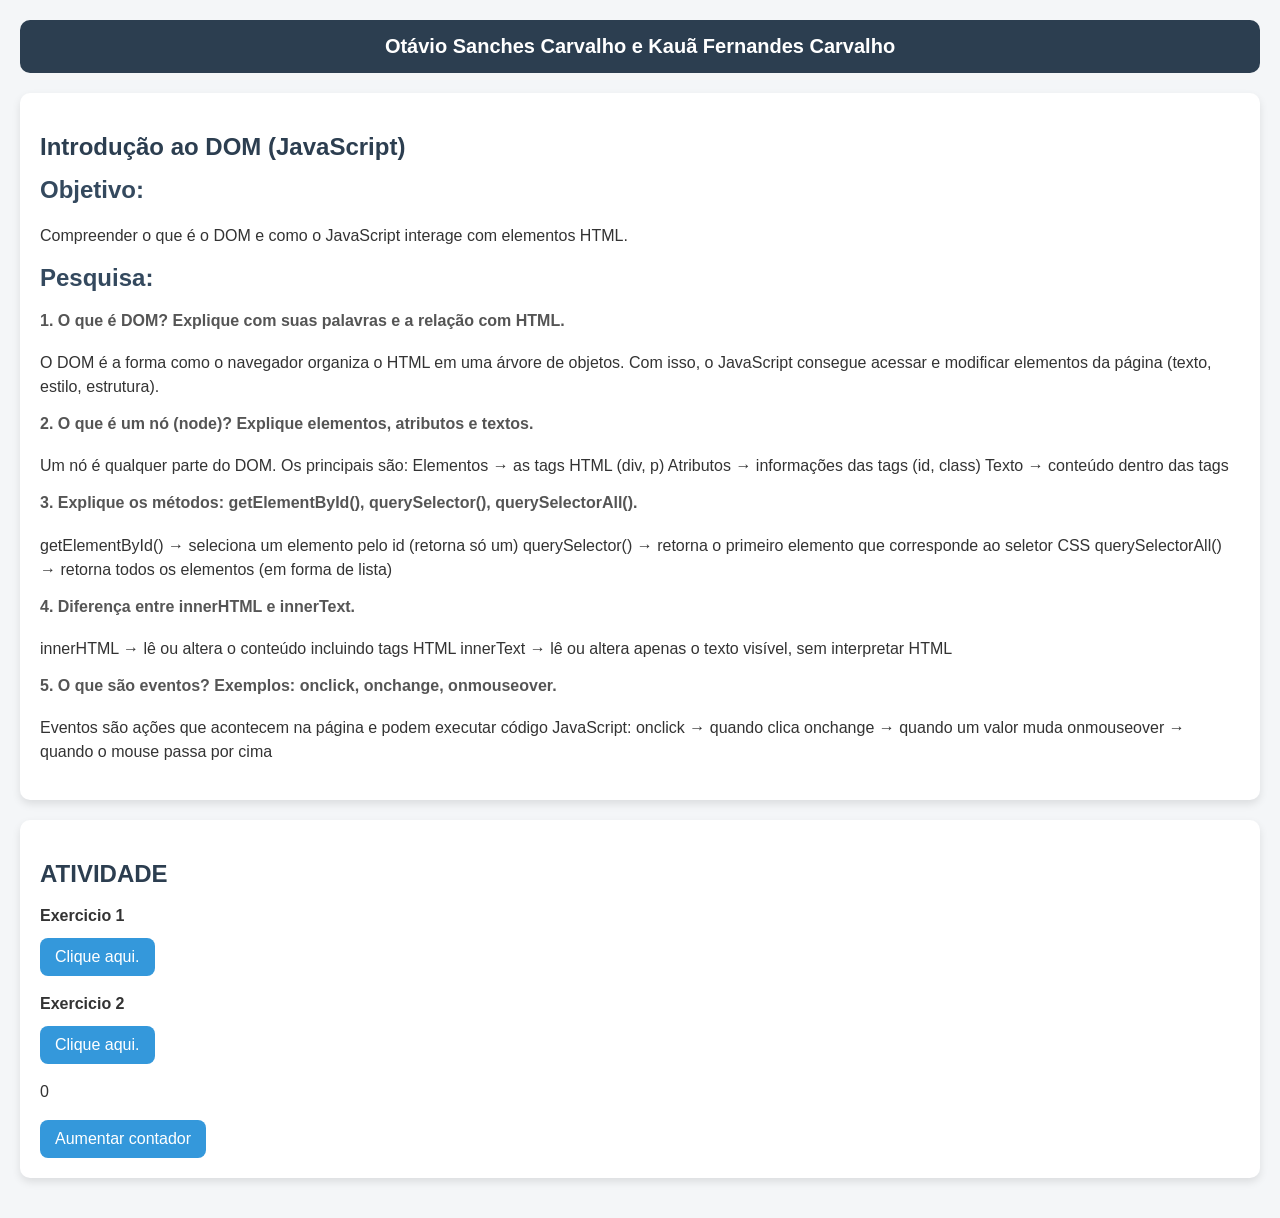
<file: atividade/index.html>
<!DOCTYPE html>
<html lang="pt-br">

<head>
    <meta charset="UTF-8">
    <meta name="viewport" content="width=device-width, initial-scale=1.0">
    <link rel="stylesheet" href="style.css">
    <title>ATIVIDADE</title>
</head>

<body>
    <header>
        <h1>Otávio Sanches Carvalho e Kauã Fernandes Carvalho</h1>
    </header>
    <section class="pergunta">
        <h1>Introdução ao DOM (JavaScript)</h1>
        <h2>Objetivo:</h2>
        <p>Compreender o que é o DOM e como o JavaScript interage com elementos HTML.</p>

        <h2>Pesquisa:</h2>
        <h4>1. O que é DOM? Explique com suas palavras e a relação com HTML.</h4>
        <p>O DOM é a forma como o navegador organiza o HTML em uma árvore de objetos. Com isso, o JavaScript consegue
            acessar e modificar elementos da página (texto, estilo, estrutura).</p>
        <h4>2. O que é um nó (node)? Explique elementos, atributos e textos.</h4>
        <p>Um nó é qualquer parte do DOM. Os principais são:
            Elementos → as tags HTML (div, p)
            Atributos → informações das tags (id, class)
            Texto → conteúdo dentro das tags</p>
        <h4>3. Explique os métodos: getElementById(), querySelector(), querySelectorAll().</h4>
        <p>getElementById() → seleciona um elemento pelo id (retorna só um)
            querySelector() → retorna o primeiro elemento que corresponde ao seletor CSS
            querySelectorAll() → retorna todos os elementos (em forma de lista)</p>
        <h4>4. Diferença entre innerHTML e innerText.</h4>
        <p>innerHTML → lê ou altera o conteúdo incluindo tags HTML
            innerText → lê ou altera apenas o texto visível, sem interpretar HTML</p>
        <h4>5. O que são eventos? Exemplos: onclick, onchange, onmouseover.</h4>
        <p>Eventos são ações que acontecem na página e podem executar código JavaScript:

            onclick → quando clica
            onchange → quando um valor muda
            onmouseover → quando o mouse passa por cima</p>
    </section>
    <section class="pratica">
        <h1>ATIVIDADE</h1>
        <p id="texto">Exercicio 1</p>
        <button onclick="mudarTexto()">Clique aqui.</button>
        <p id="texto">Exercicio 2</p>
        <button onclick="mudarFundo()">Clique aqui.</button>
        <p id="contador">0</p>
        <button onclick="aumentarContador()">Aumentar contador</button>
    </section>

</body>
<script src="script.js"></script>

</html>
</file>
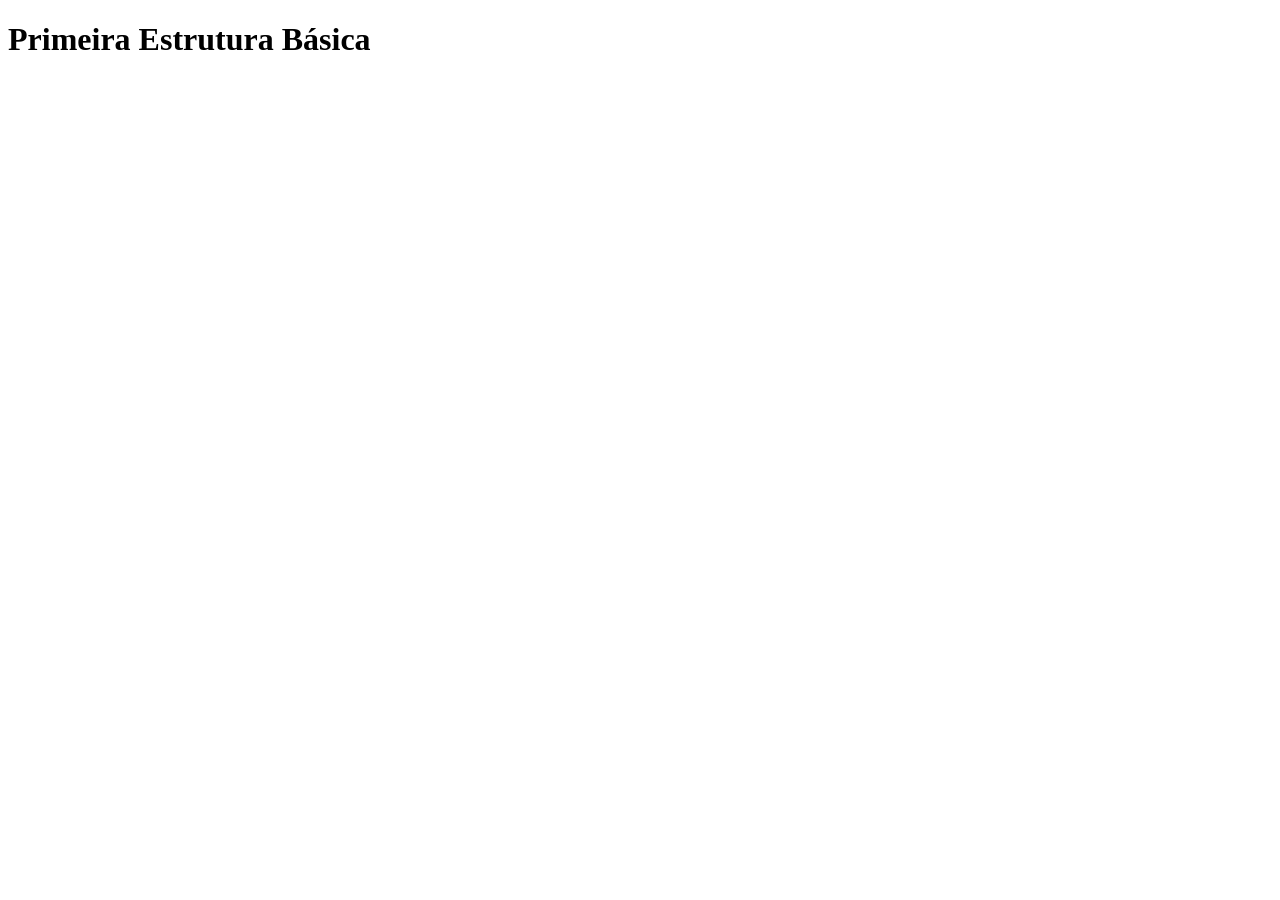
<file: aula1/index.html>
<!DOCTYPE html>
<html lang="pt-br">
<head>
    <meta charset="UTF-8">
    <meta name="viewport" content="width=device-width, initial-scale=1.0">
    <title>Document</title>
    <script src="scrip.js"></script>
</head>
<body>
    <h1>Primeira Estrutura Básica</h1>
</body>
</html>
</file>
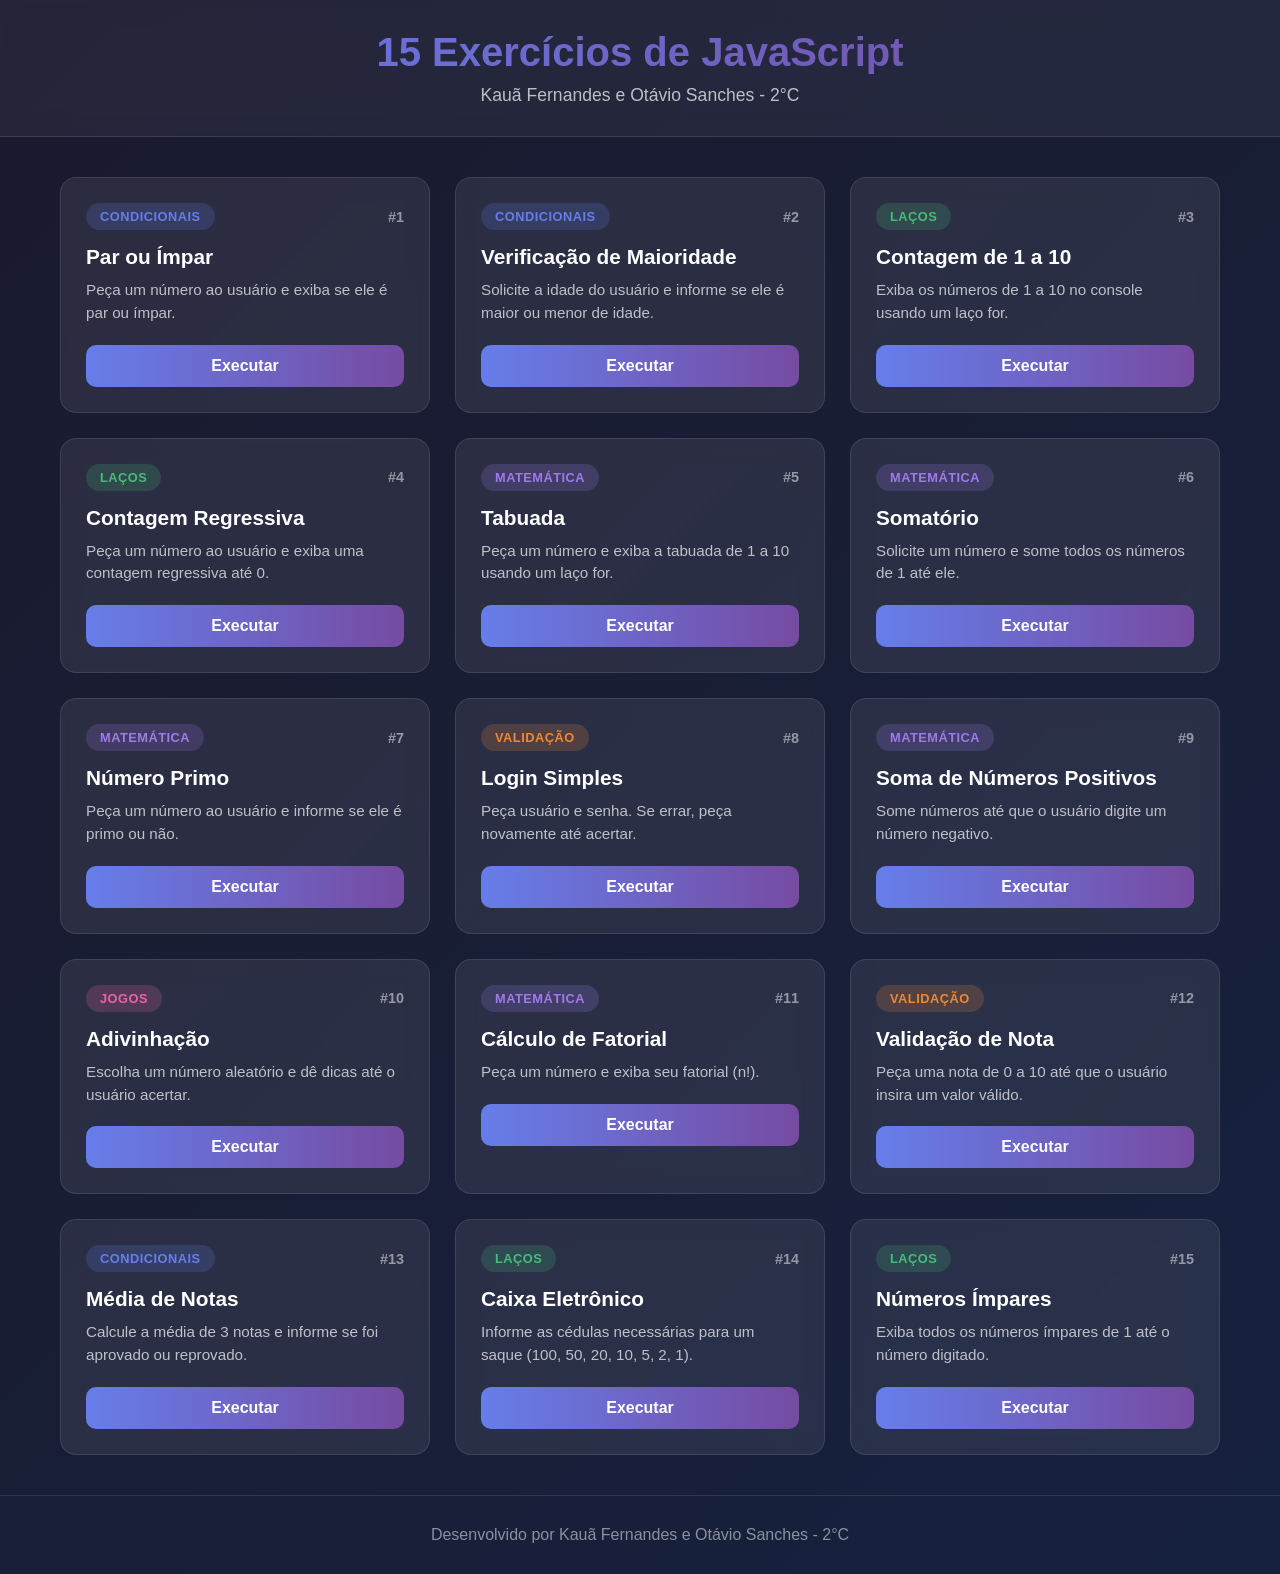
<file: site/index.html>
<!DOCTYPE html>
<html lang="pt-BR">
<head>
    <meta charset="UTF-8">
    <meta name="viewport" content="width=device-width, initial-scale=1.0">
    <title>15 Exercícios de JavaScript</title>
    <link rel="stylesheet" href="assets/css/main.css">
</head>
<body>
    <header class="header">
        <div class="container">
            <h1>15 Exercícios de JavaScript</h1>
            <p>Kauã Fernandes e Otávio Sanches - 2°C</p>
        </div>
    </header>

    <main class="container">
        <div class="cards-grid">
            <div class="card" onclick="ex1()">
                <div class="card-header">
                    <span class="badge badge-blue">Condicionais</span>
                    <span class="card-number">#1</span>
                </div>
                <h3 class="card-title">Par ou Ímpar</h3>
                <p class="card-description">Peça um número ao usuário e exiba se ele é par ou ímpar.</p>
                <button class="btn" onclick="event.stopPropagation(); ex1()">Executar</button>
            </div>

            <div class="card" onclick="ex2()">
                <div class="card-header">
                    <span class="badge badge-blue">Condicionais</span>
                    <span class="card-number">#2</span>
                </div>
                <h3 class="card-title">Verificação de Maioridade</h3>
                <p class="card-description">Solicite a idade do usuário e informe se ele é maior ou menor de idade.</p>
                <button class="btn" onclick="event.stopPropagation(); ex2()">Executar</button>
            </div>

            <div class="card" onclick="ex3()">
                <div class="card-header">
                    <span class="badge badge-green">Laços</span>
                    <span class="card-number">#3</span>
                </div>
                <h3 class="card-title">Contagem de 1 a 10</h3>
                <p class="card-description">Exiba os números de 1 a 10 no console usando um laço for.</p>
                <button class="btn" onclick="event.stopPropagation(); ex3()">Executar</button>
            </div>

            <div class="card" onclick="ex4()">
                <div class="card-header">
                    <span class="badge badge-green">Laços</span>
                    <span class="card-number">#4</span>
                </div>
                <h3 class="card-title">Contagem Regressiva</h3>
                <p class="card-description">Peça um número ao usuário e exiba uma contagem regressiva até 0.</p>
                <button class="btn" onclick="event.stopPropagation(); ex4()">Executar</button>
            </div>

            <div class="card" onclick="ex5()">
                <div class="card-header">
                    <span class="badge badge-purple">Matemática</span>
                    <span class="card-number">#5</span>
                </div>
                <h3 class="card-title">Tabuada</h3>
                <p class="card-description">Peça um número e exiba a tabuada de 1 a 10 usando um laço for.</p>
                <button class="btn" onclick="event.stopPropagation(); ex5()">Executar</button>
            </div>

            <div class="card" onclick="ex6()">
                <div class="card-header">
                    <span class="badge badge-purple">Matemática</span>
                    <span class="card-number">#6</span>
                </div>
                <h3 class="card-title">Somatório</h3>
                <p class="card-description">Solicite um número e some todos os números de 1 até ele.</p>
                <button class="btn" onclick="event.stopPropagation(); ex6()">Executar</button>
            </div>

            <div class="card" onclick="ex7()">
                <div class="card-header">
                    <span class="badge badge-purple">Matemática</span>
                    <span class="card-number">#7</span>
                </div>
                <h3 class="card-title">Número Primo</h3>
                <p class="card-description">Peça um número ao usuário e informe se ele é primo ou não.</p>
                <button class="btn" onclick="event.stopPropagation(); ex7()">Executar</button>
            </div>

            <div class="card" onclick="ex8()">
                <div class="card-header">
                    <span class="badge badge-orange">Validação</span>
                    <span class="card-number">#8</span>
                </div>
                <h3 class="card-title">Login Simples</h3>
                <p class="card-description">Peça usuário e senha. Se errar, peça novamente até acertar.</p>
                <button class="btn" onclick="event.stopPropagation(); ex8()">Executar</button>
            </div>

            <div class="card" onclick="ex9()">
                <div class="card-header">
                    <span class="badge badge-purple">Matemática</span>
                    <span class="card-number">#9</span>
                </div>
                <h3 class="card-title">Soma de Números Positivos</h3>
                <p class="card-description">Some números até que o usuário digite um número negativo.</p>
                <button class="btn" onclick="event.stopPropagation(); ex9()">Executar</button>
            </div>

            <div class="card" onclick="ex10()">
                <div class="card-header">
                    <span class="badge badge-pink">Jogos</span>
                    <span class="card-number">#10</span>
                </div>
                <h3 class="card-title">Adivinhação</h3>
                <p class="card-description">Escolha um número aleatório e dê dicas até o usuário acertar.</p>
                <button class="btn" onclick="event.stopPropagation(); ex10()">Executar</button>
            </div>

            <div class="card" onclick="ex11()">
                <div class="card-header">
                    <span class="badge badge-purple">Matemática</span>
                    <span class="card-number">#11</span>
                </div>
                <h3 class="card-title">Cálculo de Fatorial</h3>
                <p class="card-description">Peça um número e exiba seu fatorial (n!).</p>
                <button class="btn" onclick="event.stopPropagation(); ex11()">Executar</button>
            </div>

            <div class="card" onclick="ex12()">
                <div class="card-header">
                    <span class="badge badge-orange">Validação</span>
                    <span class="card-number">#12</span>
                </div>
                <h3 class="card-title">Validação de Nota</h3>
                <p class="card-description">Peça uma nota de 0 a 10 até que o usuário insira um valor válido.</p>
                <button class="btn" onclick="event.stopPropagation(); ex12()">Executar</button>
            </div>

            <div class="card" onclick="ex13()">
                <div class="card-header">
                    <span class="badge badge-blue">Condicionais</span>
                    <span class="card-number">#13</span>
                </div>
                <h3 class="card-title">Média de Notas</h3>
                <p class="card-description">Calcule a média de 3 notas e informe se foi aprovado ou reprovado.</p>
                <button class="btn" onclick="event.stopPropagation(); ex13()">Executar</button>
            </div>

            <div class="card" onclick="ex14()">
                <div class="card-header">
                    <span class="badge badge-green">Laços</span>
                    <span class="card-number">#14</span>
                </div>
                <h3 class="card-title">Caixa Eletrônico</h3>
                <p class="card-description">Informe as cédulas necessárias para um saque (100, 50, 20, 10, 5, 2, 1).</p>
                <button class="btn" onclick="event.stopPropagation(); ex14()">Executar</button>
            </div>

            <div class="card" onclick="ex15()">
                <div class="card-header">
                    <span class="badge badge-green">Laços</span>
                    <span class="card-number">#15</span>
                </div>
                <h3 class="card-title">Números Ímpares</h3>
                <p class="card-description">Exiba todos os números ímpares de 1 até o número digitado.</p>
                <button class="btn" onclick="event.stopPropagation(); ex15()">Executar</button>
            </div>
        </div>
    </main>

    <footer class="footer">
        <p>Desenvolvido por Kauã Fernandes e Otávio Sanches - 2°C</p>
    </footer>

    <script src="assets/js/main.js"></script>
</body>
</html>
</file>
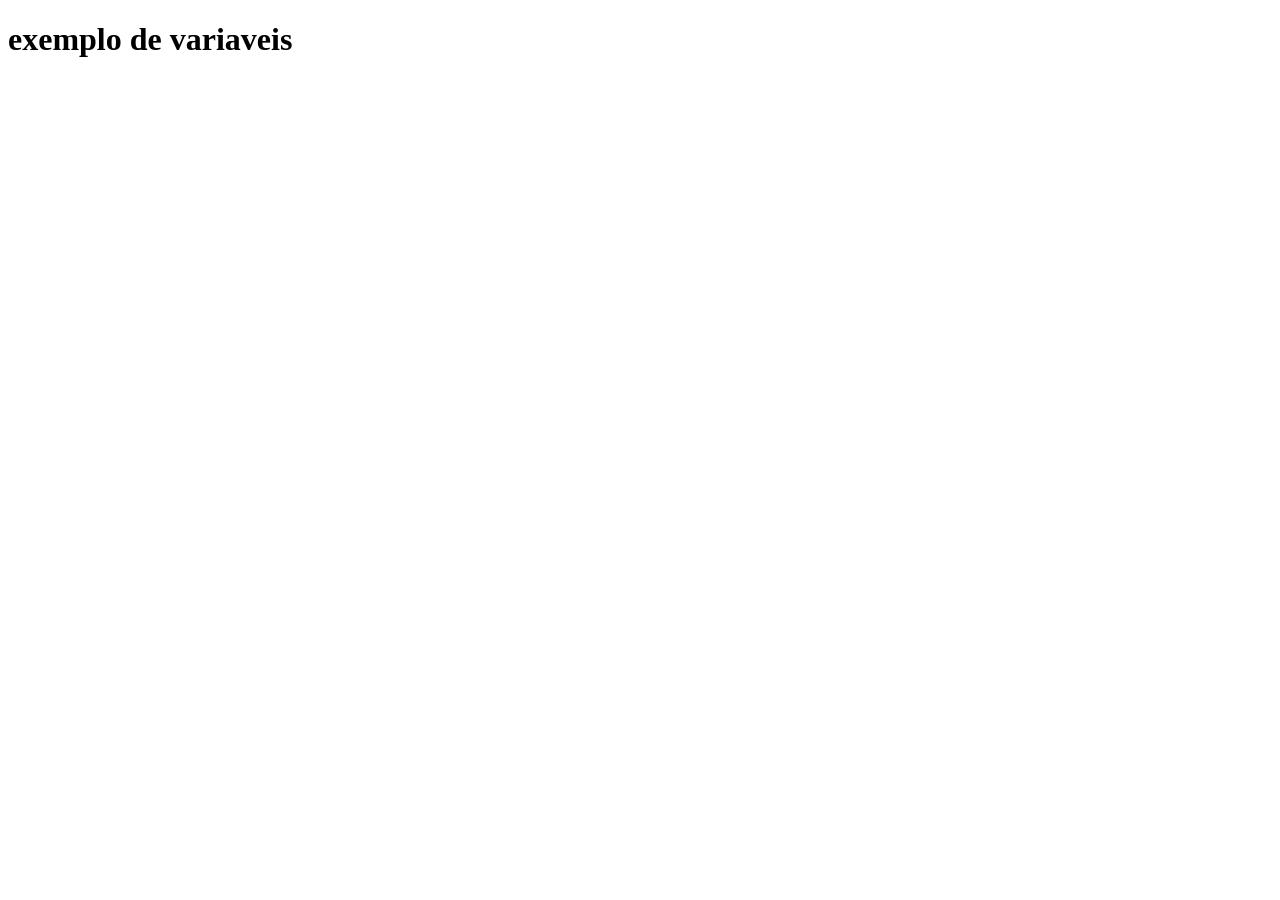
<file: aula1/exemplovariavel.html>
<!DOCTYPE html>
<html lang="en">
<head>
    <meta charset="UTF-8">
    <meta name="viewport" content="width=device-width, initial-scale=1.0">
    <title>Document</title>
    <script src="variaveis.js"></script>
</head>
<body>
    <h1>exemplo de variaveis</h1>
    
</body>
</html>
</file>
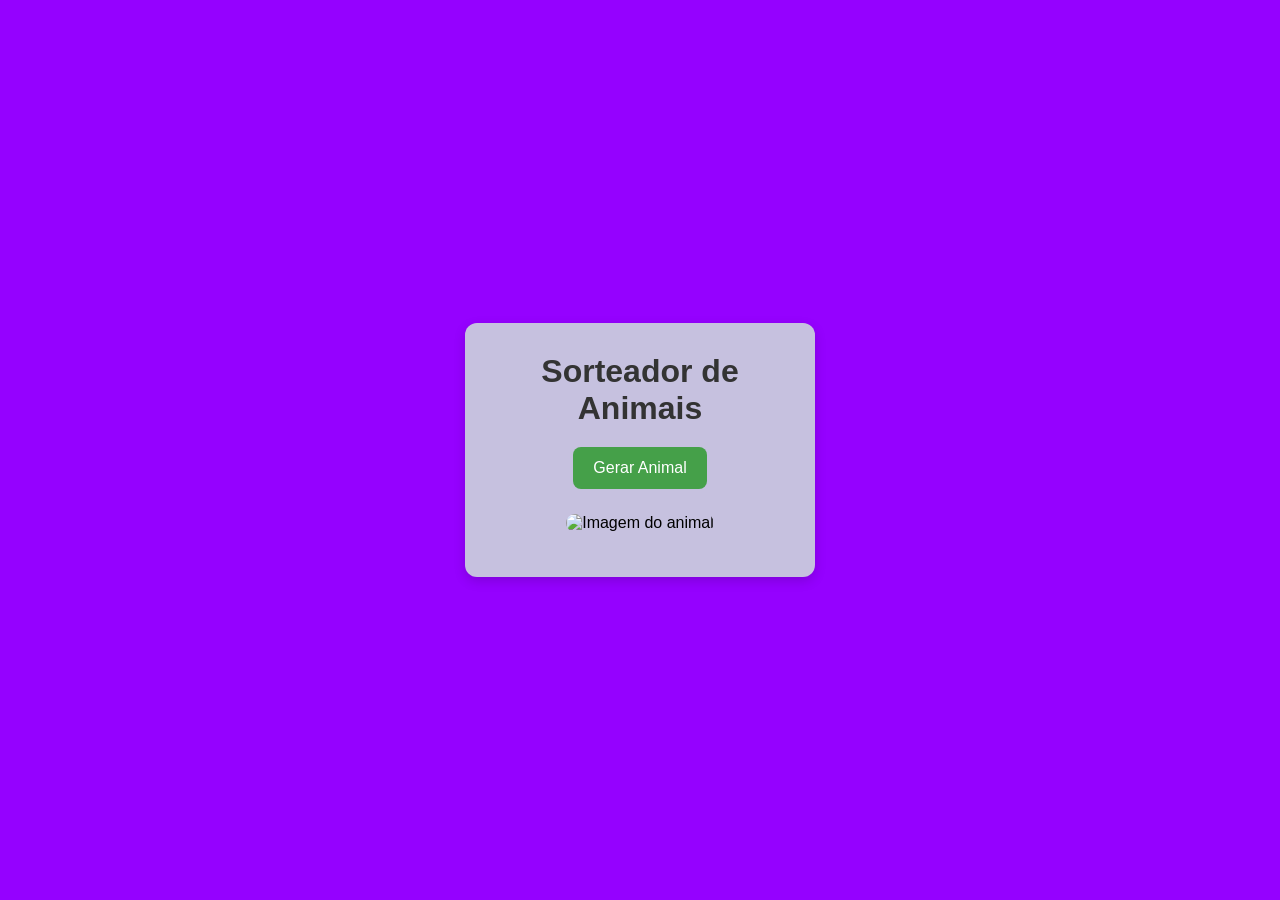
<file: aula_api/api.html>
<!DOCTYPE html>
<html lang="pt-BR">
<head>
    <meta charset="UTF-8">
    <meta name="viewport" content="width=device-width, initial-scale=1.0">
    <title>Sorteador de Animais</title>
    <link rel="stylesheet" href="api.css">
</head>

<body>

    <div class="container">

        <h1>Sorteador de Animais</h1>

        <button onclick="Animal()">
            Gerar Animal
        </button>

        <div class="tela">
            <img id="imagem" alt="Imagem do animal">

            <h2 id="nome"></h2>
        </div>

    </div>

    <script src="api.js"></script>

</body>
</html>
</file>
<file: atividade/style.css>
body {
    font-family: Arial, sans-serif;
    background-color: #f4f6f8;
    margin: 0;
    padding: 20px;
}

/* Seções */
section {
    background-color: white;
    padding: 20px;
    margin-bottom: 20px;
    border-radius: 10px;
    box-shadow: 0 4px 8px rgba(0, 0, 0, 0.1);
}

/* Títulos */
h1 {
    color: #2c3e50;
    margin-bottom: 10px;
}

h2 {
    color: #34495e;
    margin-top: 15px;
}

h4 {
    color: #555;
    margin-top: 10px;
}

/* Parágrafos */
p {
    color: #333;
    line-height: 1.5;
}

/* Botão */
button {
    background-color: #3498db;
    color: white;
    border: none;
    padding: 10px 15px;
    border-radius: 8px;
    cursor: pointer;
    font-size: 16px;
    transition: 0.3s;
}

button:hover {
    background-color: #2980b9;
}

/* Texto que muda */
#texto {
    font-weight: bold;
    margin-bottom: 10px;
}

header {
    background-color: #2c3e50;
    padding: 15px;
    text-align: center;
    border-radius: 10px;
    margin-bottom: 20px;
}

header h1 {
    margin: 0;
    font-size: 20px;
    color: white;
}
</file>
<file: site/assets/css/main.css>
* {
  margin: 0;
  padding: 0;
  box-sizing: border-box;
}

body {
  font-family: 'Segoe UI', Tahoma, Geneva, Verdana, sans-serif;
  background: linear-gradient(135deg, #1a1a2e 0%, #16213e 100%);
  min-height: 100vh;
  color: #fff;
}

.container {
  max-width: 1200px;
  margin: 0 auto;
  padding: 0 20px;
}

.header {
  background: rgba(255, 255, 255, 0.05);
  backdrop-filter: blur(10px);
  padding: 30px 0;
  text-align: center;
  border-bottom: 1px solid rgba(255, 255, 255, 0.1);
}

.header h1 {
  font-size: 2.5rem;
  background: linear-gradient(90deg, #667eea, #764ba2);
  -webkit-background-clip: text;
  -webkit-text-fill-color: transparent;
  background-clip: text;
  margin-bottom: 10px;
}

.header p {
  color: rgba(255, 255, 255, 0.7);
  font-size: 1.1rem;
}

.cards-grid {
  display: grid;
  grid-template-columns: repeat(auto-fill, minmax(320px, 1fr));
  gap: 25px;
  padding: 40px 0;
}

.card {
  background: rgba(255, 255, 255, 0.08);
  border-radius: 16px;
  padding: 25px;
  cursor: pointer;
  transition: all 0.3s ease;
  border: 1px solid rgba(255, 255, 255, 0.1);
  backdrop-filter: blur(10px);
}

.card:hover {
  transform: translateY(-5px);
  background: rgba(255, 255, 255, 0.12);
  box-shadow: 0 20px 40px rgba(0, 0, 0, 0.3);
}

.card-header {
  display: flex;
  justify-content: space-between;
  align-items: center;
  margin-bottom: 15px;
}

.card-number {
  font-size: 0.9rem;
  color: rgba(255, 255, 255, 0.5);
  font-weight: 600;
}

.card-title {
  font-size: 1.3rem;
  margin-bottom: 10px;
  color: #fff;
}

.card-description {
  color: rgba(255, 255, 255, 0.7);
  font-size: 0.95rem;
  line-height: 1.5;
  margin-bottom: 20px;
}

.badge {
  padding: 6px 14px;
  border-radius: 20px;
  font-size: 0.8rem;
  font-weight: 600;
  text-transform: uppercase;
  letter-spacing: 0.5px;
}

.badge-blue {
  background: rgba(102, 126, 234, 0.2);
  color: #667eea;
}

.badge-green {
  background: rgba(72, 187, 120, 0.2);
  color: #48bb78;
}

.badge-purple {
  background: rgba(159, 122, 234, 0.2);
  color: #9f7aea;
}

.badge-orange {
  background: rgba(237, 137, 54, 0.2);
  color: #ed8936;
}

.badge-pink {
  background: rgba(237, 100, 166, 0.2);
  color: #ed64a6;
}

.btn {
  width: 100%;
  padding: 12px 20px;
  background: linear-gradient(90deg, #667eea, #764ba2);
  border: none;
  border-radius: 10px;
  color: #fff;
  font-size: 1rem;
  font-weight: 600;
  cursor: pointer;
  transition: all 0.3s ease;
}

.btn:hover {
  transform: scale(1.02);
  box-shadow: 0 10px 20px rgba(102, 126, 234, 0.3);
}

.footer {
  text-align: center;
  padding: 30px 0;
  color: rgba(255, 255, 255, 0.5);
  border-top: 1px solid rgba(255, 255, 255, 0.1);
}

@media (max-width: 768px) {
  .header h1 {
      font-size: 1.8rem;
  }
  
  .cards-grid {
      grid-template-columns: 1fr;
      padding: 20px 0;
  }
  
  .card {
      padding: 20px;
  }
}
</file>
<file: aula_api/api.css>
* {
    margin: 0;
    padding: 0;
    box-sizing: border-box;
}

body {
    font-family: Arial, sans-serif;
    background-color: #9501ff;
    display: flex;
    justify-content: center;
    align-items: center;
    min-height: 100vh;
}

.container {
    background-color: rgb(198, 193, 223);
    padding: 30px;
    border-radius: 12px;
    text-align: center;
    box-shadow: 0 4px 12px rgba(0, 0, 0, 0.15);
    width: 350px;
}

h1 {
    margin-bottom: 20px;
    color: #333;
}

button {
    background-color: #45a049;
    color: white;
    border: none;
    padding: 12px 20px;
    border-radius: 8px;
    cursor: pointer;
    font-size: 16px;
}

button:hover {
    background-color: #45a049;
}

.tela {
    margin-top: 25px;
}

#imagem {
    width: 250px;
    height: 200px;
    object-fit: cover;
    border-radius: 10px;
    margin-bottom: 15px;
}

#nome {
    color: #333;
    font-size: 24px;
}
</file>
